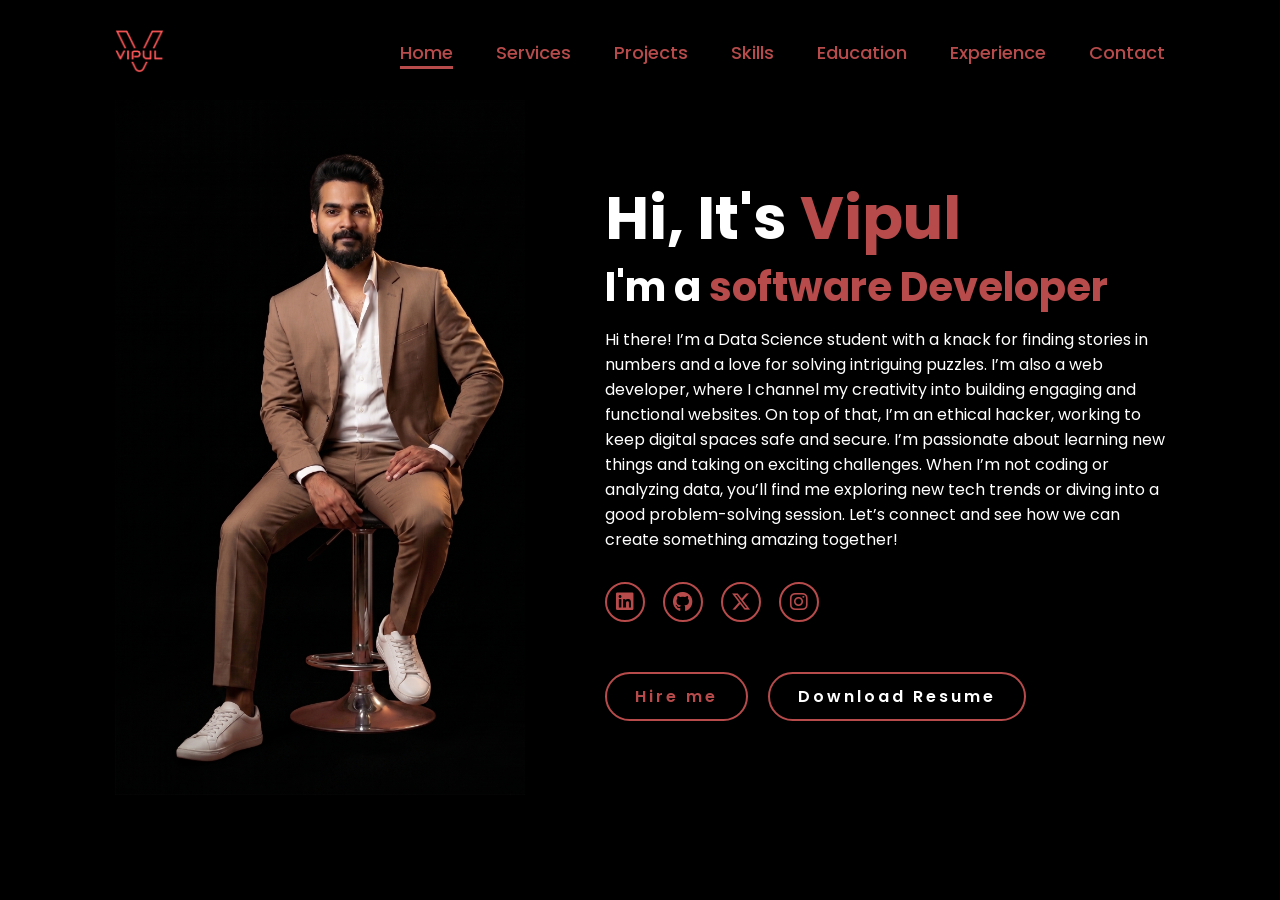
<file: docs/index.html>
<!DOCTYPE html>
<html lang="en">

<head>

    <meta charset="UTF-8">
    <meta name="viewport" content="width=device-width, initial-scale=1.0">
    <link rel="stylesheet" href="https://cdnjs.cloudflare.com/ajax/libs/font-awesome/6.5.2/css/all.min.css">
    <link rel="stylesheet" href="styles.css">
    <title>Portfolio - Vipul Raj</title>
</head>

<body>
    <header>
        <a href="index.html" class="logo-link"><img src="vlogo.png" class="logo" alt="Vipul"></a>
        <i class="fa-solid fa-bars" id="menu-icon" onclick="toggleMenu()"></i>
        <nav>
            <a href="index.html" class="active"><i class="fa-solid fa-house nav-icon"></i><span class="nav-text">Home</span></a>
            <a href="services.html"><i class="fa-solid fa-briefcase nav-icon"></i><span class="nav-text">Services</span></a>
            <a href="projects.html"><i class="fa-solid fa-folder-open nav-icon"></i><span class="nav-text">Projects</span></a>
            <a href="skills.html"><i class="fa-solid fa-laptop-code nav-icon"></i><span class="nav-text">Skills</span></a>
            <a href="education.html"><i class="fa-solid fa-graduation-cap nav-icon"></i><span class="nav-text">Education</span></a>
            <a href="experience.html"><i class="fa-solid fa-chart-line nav-icon"></i><span class="nav-text">Experience</span></a>
            <a href="contact.html"><i class="fa-solid fa-envelope nav-icon"></i><span class="nav-text">Contact</span></a>
        </nav>
    </header>
    <section class="home">
        <div class="home-img">
            <img src="mainp.png" alt="Main Image">
        </div>
        <div class="home-content">
            <h1>Hi, It's <span>Vipul</span></h1>
            <h3 class="typing-text">I'm a <span></span></h3>
            <p>Hi there! I’m a Data Science student with a knack for finding stories in numbers and a love for solving
                intriguing puzzles. I’m also a web developer, where I channel my creativity into building engaging and
                functional websites. On top of that, I’m an ethical hacker, working to keep digital spaces safe and
                secure. I’m passionate about learning new things and taking on exciting challenges. When I’m not coding
                or analyzing data, you’ll find me exploring new tech trends or diving into a good problem-solving
                session. Let’s connect and see how we can create something amazing together!</p>
            <div class="social-icons">
                <a href="https://linkedin.com/in/vipulraj0152/" target="_blank"><i
                        class="fa-brands fa-linkedin"></i></a>
                <a href="https://github.com/vipulx" target="_blank "><i class="fa-brands fa-github"></i></a>
                <a href="https://x.com/VipulRaj0152" target="_blank"><i class="fa-brands fa-x-twitter"></i></a>
                <a href="https://www.instagram.com/vipul_raj_0152/" target="_blank "><i
                        class="fa-brands fa-instagram"></i></a>
            </div>
            <div class="action-buttons">
                <a href="https://wa.me/919955594956?text=Hi%2C%20I%20saw%20your%20profile%20online%20and%20want%20to%20know%20more%20details%20or%20discuss%20a%20potential%20hiring%20opportunity"
                    class="btn">Hire me</a>
                <a href="https://github.com/vipulx/vipulx.github.io/raw/refs/heads/main/docs/Vipul_1NH22CD139.pdf" class="btn secondary-btn" download>Download Resume</a>
            </div>
        </div>
    </section>
    <script src="script.js"></script>
</body>

</html>
</file>
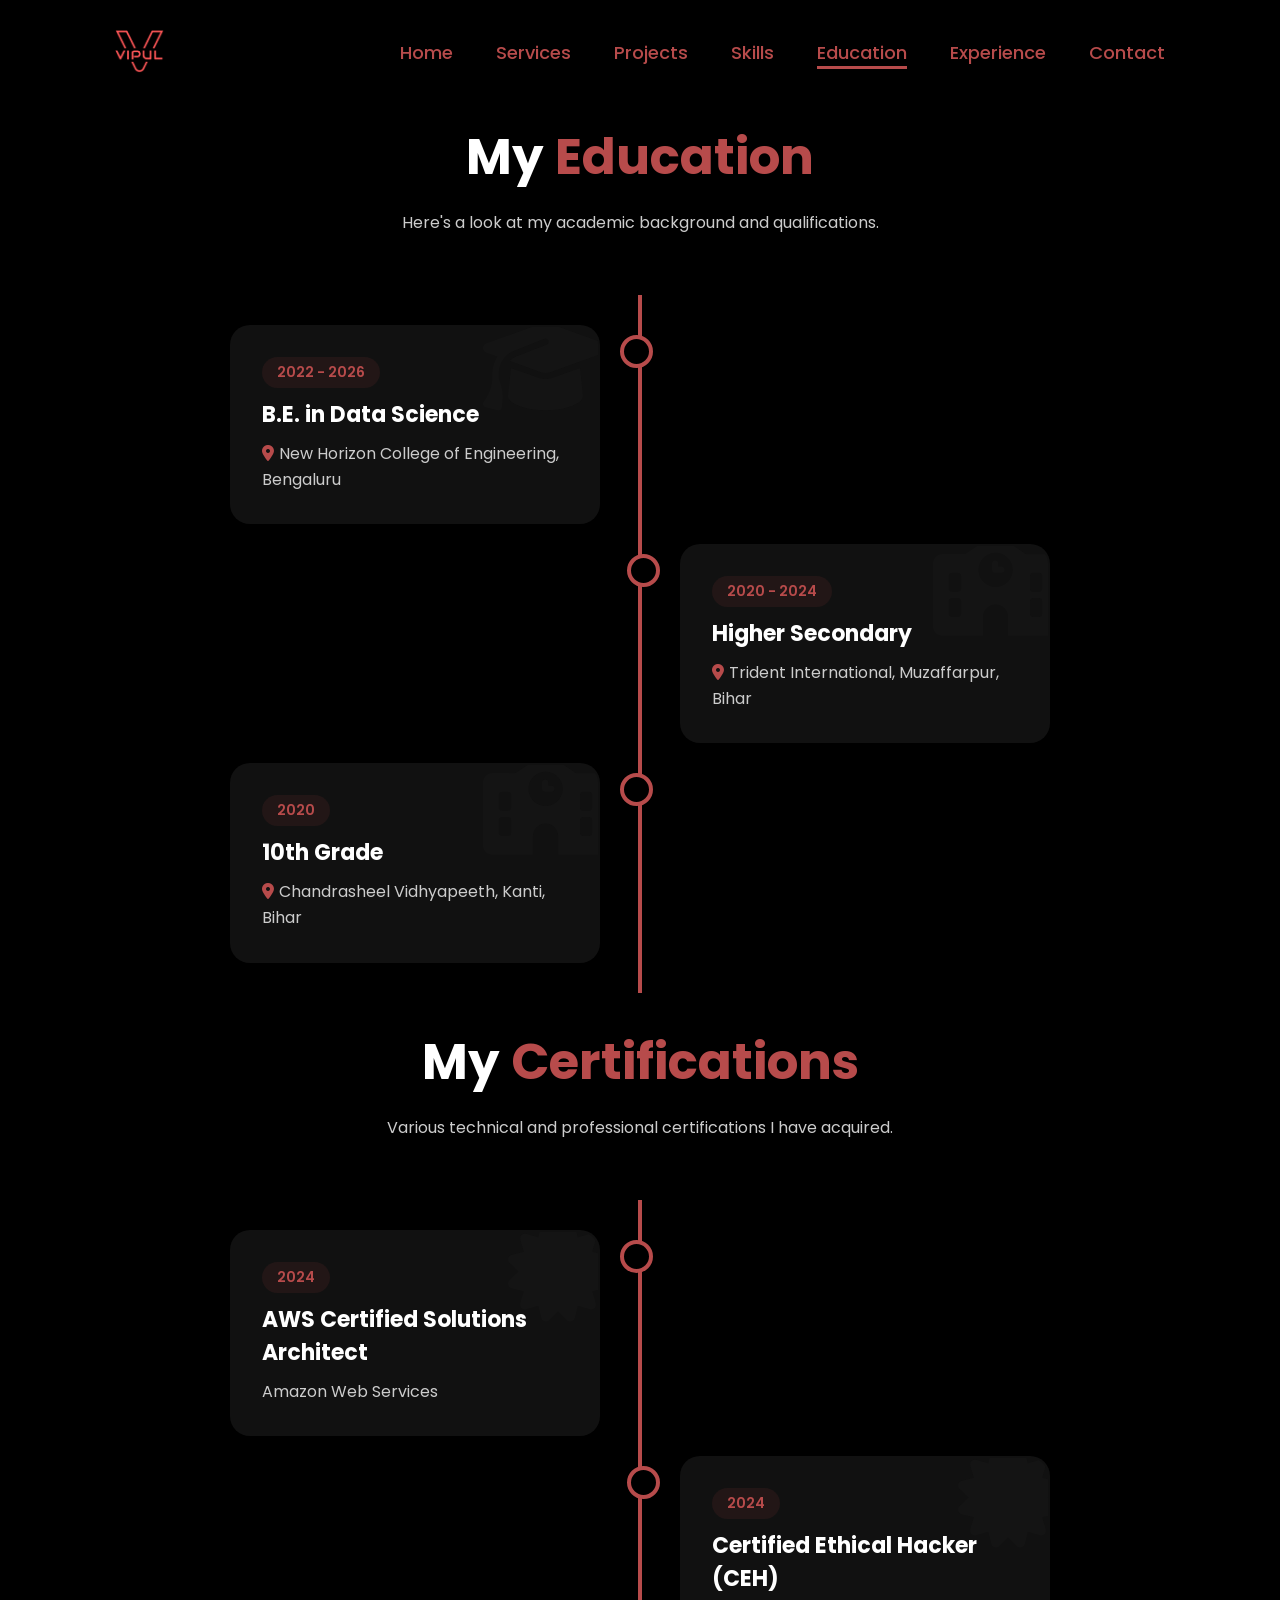
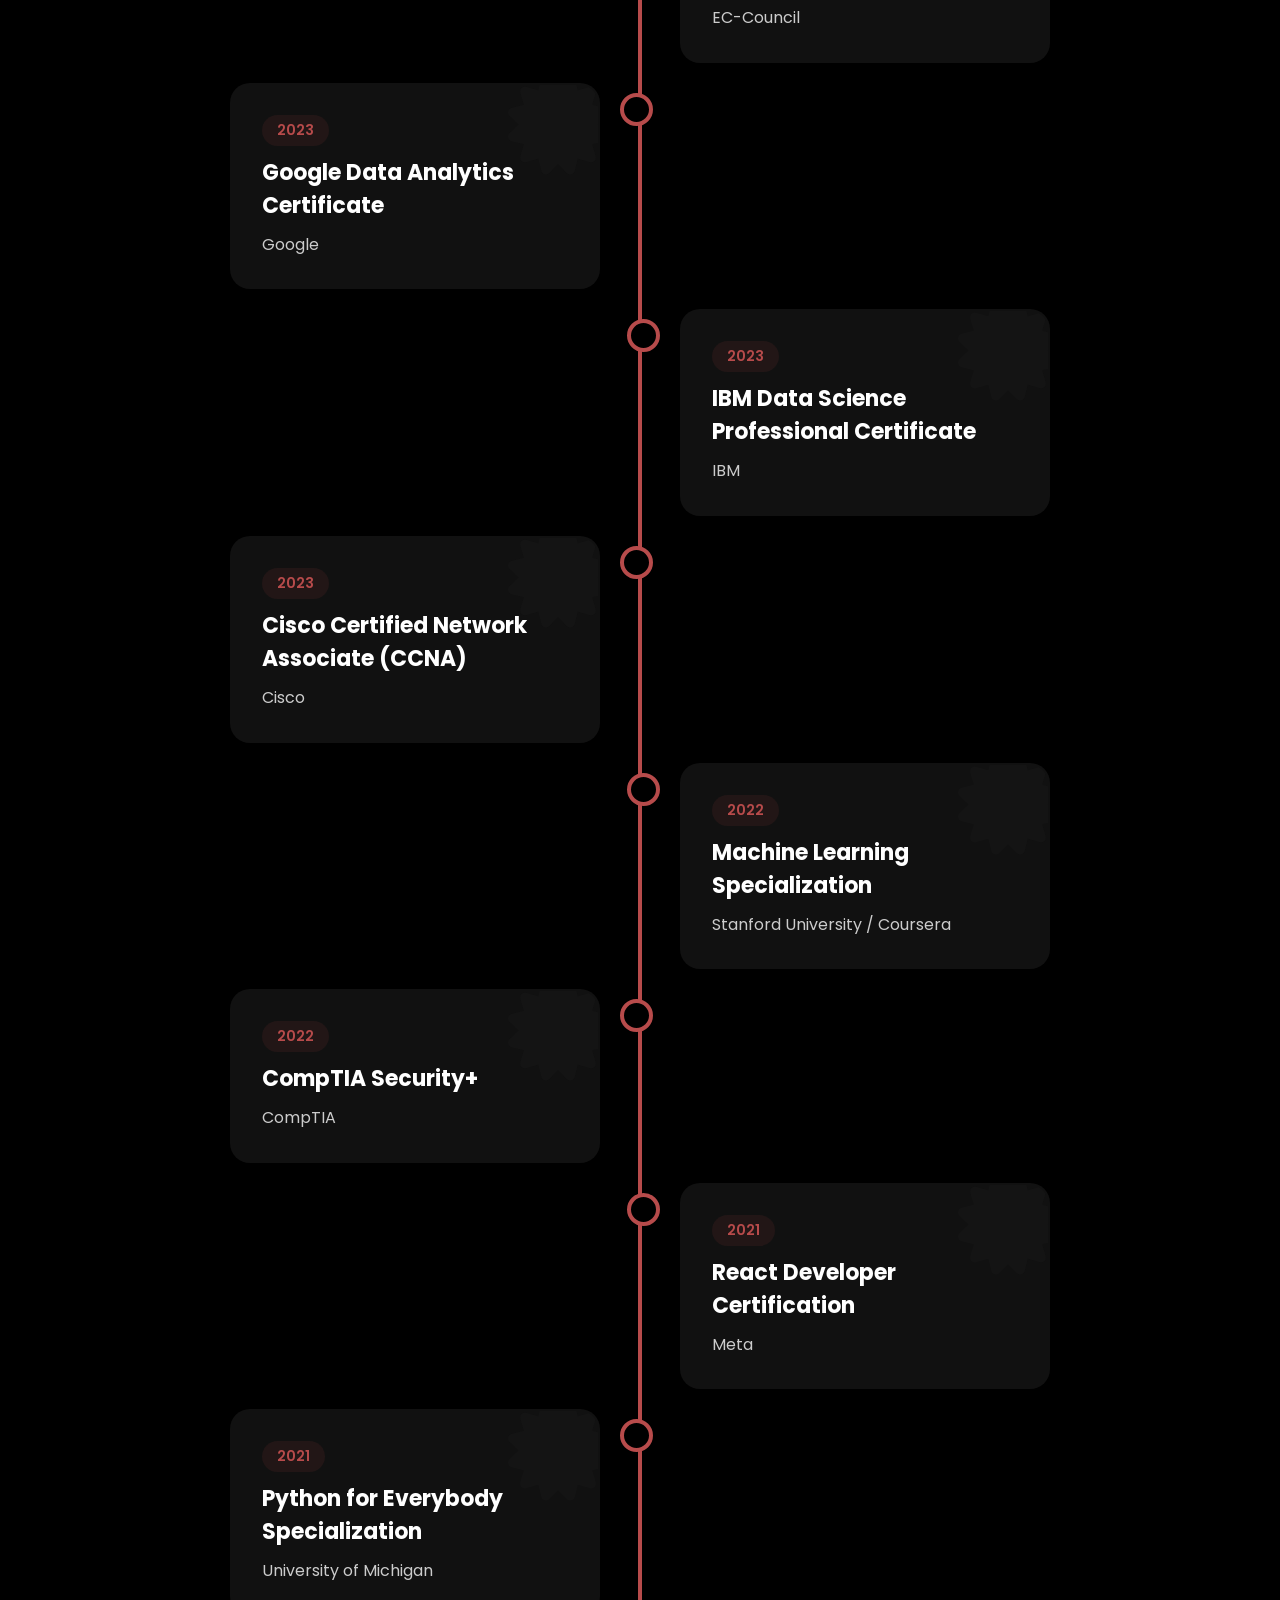
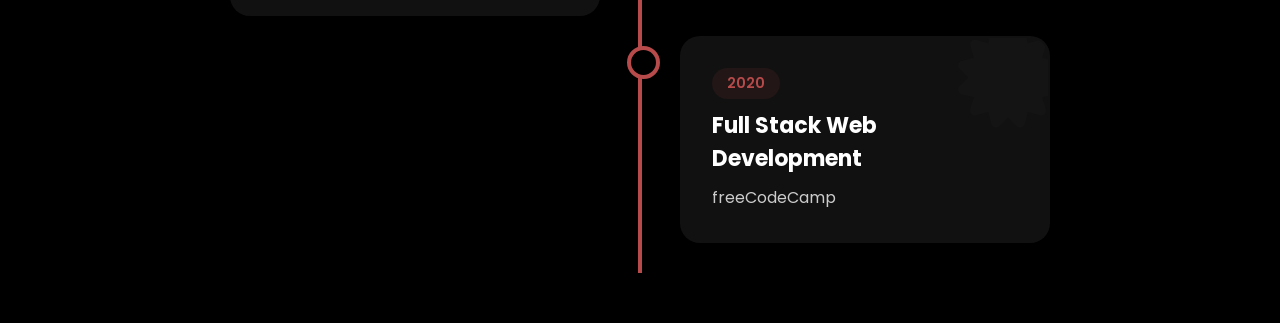
<file: docs/education.html>
<!DOCTYPE html>
<html lang="en">

<head>
    <meta charset="UTF-8">
    <meta name="viewport" content="width=device-width, initial-scale=1.0">
    <link rel="stylesheet" href="https://cdnjs.cloudflare.com/ajax/libs/font-awesome/6.5.2/css/all.min.css">
    <link rel="stylesheet" href="styles.css">
    <title>Education - Vipul Raj</title>
</head>

<body>
    <header>
        <a href="index.html" class="logo-link"><img src="vlogo.png" class="logo" alt="Vipul"></a>
        <i class="fa-solid fa-bars" id="menu-icon" onclick="toggleMenu()"></i>
        <nav>
            <a href="index.html"><i class="fa-solid fa-house nav-icon"></i><span class="nav-text">Home</span></a>
            <a href="services.html"><i class="fa-solid fa-briefcase nav-icon"></i><span class="nav-text">Services</span></a>
            <a href="projects.html"><i class="fa-solid fa-folder-open nav-icon"></i><span class="nav-text">Projects</span></a>
            <a href="skills.html"><i class="fa-solid fa-laptop-code nav-icon"></i><span class="nav-text">Skills</span></a>
            <a href="education.html" class="active"><i class="fa-solid fa-graduation-cap nav-icon"></i><span class="nav-text">Education</span></a>
            <a href="experience.html"><i class="fa-solid fa-chart-line nav-icon"></i><span class="nav-text">Experience</span></a>
            <a href="contact.html"><i class="fa-solid fa-envelope nav-icon"></i><span class="nav-text">Contact</span></a>
        </nav>
    </header>
    <section class="page-section">
        <div class="home-content">
            <h1 class="page-title">My <span>Education</span></h1>
            <p class="page-description">Here's a look at my academic background and qualifications.</p>
            <div class="timeline-container">
                <div class="timeline-item left">
                    <div class="timeline-content">
                        <i class="fa-solid fa-graduation-cap bg-icon"></i>
                        <span class="year">2022 - 2026</span>
                        <h3>B.E. in Data Science</h3>
                        <p><i class="fa-solid fa-location-dot" style="color: #b74b4b; margin-right: 5px;"></i>New Horizon College of Engineering, Bengaluru</p>
                    </div>
                </div>
                <div class="timeline-item right">
                    <div class="timeline-content">
                        <i class="fa-solid fa-school bg-icon"></i>
                        <span class="year">2020 - 2024</span>
                        <h3>Higher Secondary</h3>
                        <p><i class="fa-solid fa-location-dot" style="color: #b74b4b; margin-right: 5px;"></i>Trident International, Muzaffarpur, Bihar</p>
                    </div>
                </div>
                <div class="timeline-item left">
                    <div class="timeline-content">
                        <i class="fa-solid fa-school bg-icon"></i>
                        <span class="year">2020</span>
                        <h3>10th Grade</h3>
                        <p><i class="fa-solid fa-location-dot" style="color: #b74b4b; margin-right: 5px;"></i>Chandrasheel Vidhyapeeth, Kanti, Bihar</p>
                    </div>
                </div>
            </div>

            <br><br>
            <h1 class="page-title">My <span>Certifications</span></h1>
            <p class="page-description">Various technical and professional certifications I have acquired.</p>
            <div class="timeline-container">
                <div class="timeline-item left">
                    <div class="timeline-content">
                        <i class="fa-solid fa-certificate bg-icon"></i>
                        <span class="year">2024</span>
                        <h3>AWS Certified Solutions Architect</h3>
                        <p>Amazon Web Services</p>
                    </div>
                </div>
                <div class="timeline-item right">
                    <div class="timeline-content">
                        <i class="fa-solid fa-certificate bg-icon"></i>
                        <span class="year">2024</span>
                        <h3>Certified Ethical Hacker (CEH)</h3>
                        <p>EC-Council</p>
                    </div>
                </div>
                <div class="timeline-item left">
                    <div class="timeline-content">
                        <i class="fa-solid fa-certificate bg-icon"></i>
                        <span class="year">2023</span>
                        <h3>Google Data Analytics Certificate</h3>
                        <p>Google</p>
                    </div>
                </div>
                <div class="timeline-item right">
                    <div class="timeline-content">
                        <i class="fa-solid fa-certificate bg-icon"></i>
                        <span class="year">2023</span>
                        <h3>IBM Data Science Professional Certificate</h3>
                        <p>IBM</p>
                    </div>
                </div>
                <div class="timeline-item left">
                    <div class="timeline-content">
                        <i class="fa-solid fa-certificate bg-icon"></i>
                        <span class="year">2023</span>
                        <h3>Cisco Certified Network Associate (CCNA)</h3>
                        <p>Cisco</p>
                    </div>
                </div>
                <div class="timeline-item right">
                    <div class="timeline-content">
                        <i class="fa-solid fa-certificate bg-icon"></i>
                        <span class="year">2022</span>
                        <h3>Machine Learning Specialization</h3>
                        <p>Stanford University / Coursera</p>
                    </div>
                </div>
                 <div class="timeline-item left">
                    <div class="timeline-content">
                        <i class="fa-solid fa-certificate bg-icon"></i>
                        <span class="year">2022</span>
                        <h3>CompTIA Security+</h3>
                        <p>CompTIA</p>
                    </div>
                </div>
                <div class="timeline-item right">
                    <div class="timeline-content">
                        <i class="fa-solid fa-certificate bg-icon"></i>
                        <span class="year">2021</span>
                        <h3>React Developer Certification</h3>
                        <p>Meta</p>
                    </div>
                </div>
                <div class="timeline-item left">
                    <div class="timeline-content">
                        <i class="fa-solid fa-certificate bg-icon"></i>
                        <span class="year">2021</span>
                        <h3>Python for Everybody Specialization</h3>
                        <p>University of Michigan</p>
                    </div>
                </div>
                <div class="timeline-item right">
                    <div class="timeline-content">
                        <i class="fa-solid fa-certificate bg-icon"></i>
                        <span class="year">2020</span>
                        <h3>Full Stack Web Development</h3>
                        <p>freeCodeCamp</p>
                    </div>
                </div>
            </div>
        </div>
    </section>
    <script src="script.js"></script>
</body>

</html>
</file>
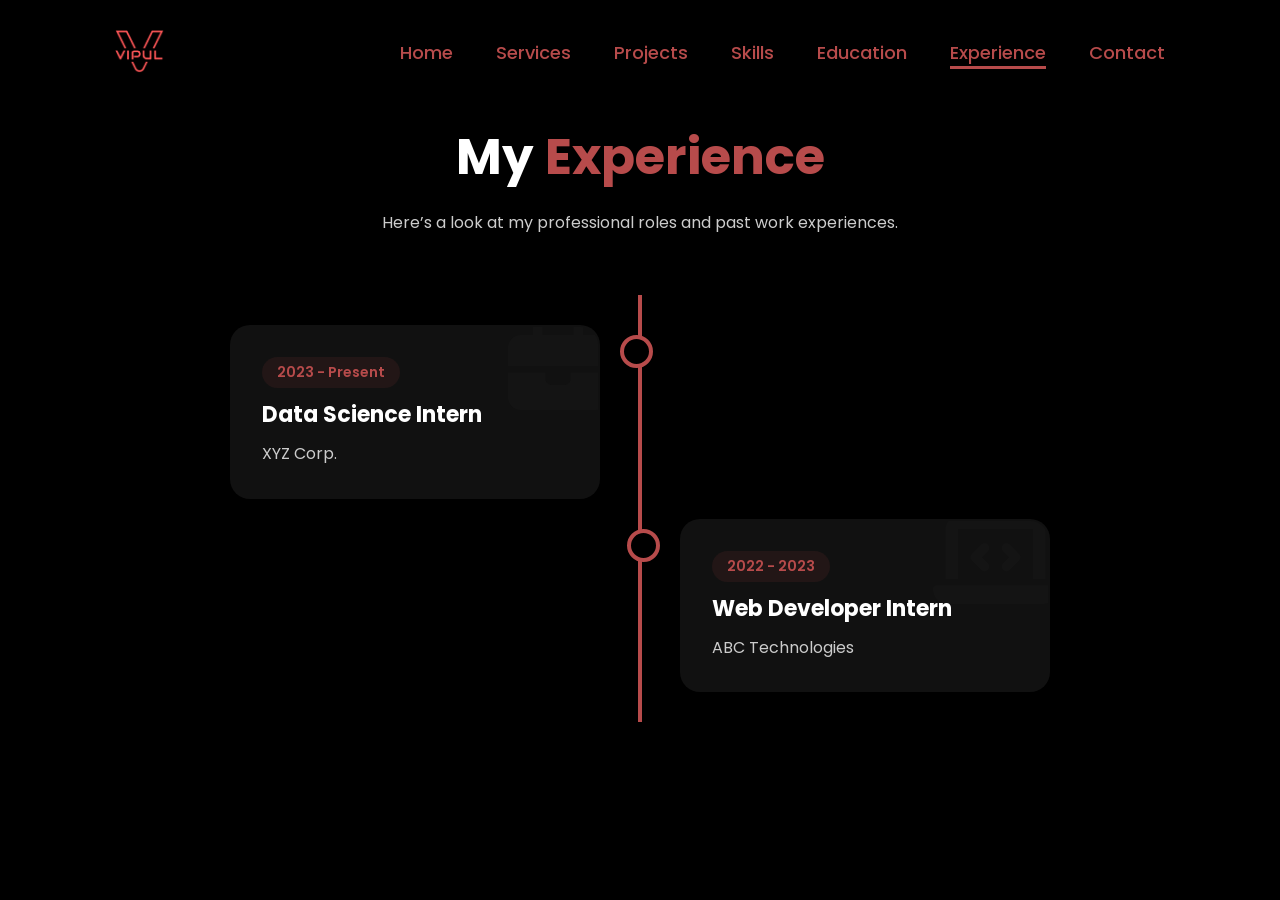
<file: docs/experience.html>
<!DOCTYPE html>
<html lang="en">

<head>
    <meta charset="UTF-8">
    <meta name="viewport" content="width=device-width, initial-scale=1.0">
    <link rel="stylesheet" href="https://cdnjs.cloudflare.com/ajax/libs/font-awesome/6.5.2/css/all.min.css">
    <link rel="stylesheet" href="styles.css">
    <title>Experience - Vipul Raj</title>
</head>

<body>
    <header>
        <a href="index.html" class="logo-link"><img src="vlogo.png" class="logo" alt="Vipul"></a>
        <i class="fa-solid fa-bars" id="menu-icon" onclick="toggleMenu()"></i>
        <nav>
            <a href="index.html"><i class="fa-solid fa-house nav-icon"></i><span class="nav-text">Home</span></a>
            <a href="services.html"><i class="fa-solid fa-briefcase nav-icon"></i><span class="nav-text">Services</span></a>
            <a href="projects.html"><i class="fa-solid fa-folder-open nav-icon"></i><span class="nav-text">Projects</span></a>
            <a href="skills.html"><i class="fa-solid fa-laptop-code nav-icon"></i><span class="nav-text">Skills</span></a>
            <a href="education.html"><i class="fa-solid fa-graduation-cap nav-icon"></i><span class="nav-text">Education</span></a>
            <a href="experience.html" class="active"><i class="fa-solid fa-chart-line nav-icon"></i><span class="nav-text">Experience</span></a>
            <a href="contact.html"><i class="fa-solid fa-envelope nav-icon"></i><span class="nav-text">Contact</span></a>
        </nav>
    </header>
    <section class="page-section">
        <div class="home-content">
            <h1 class="page-title">My <span>Experience</span></h1>
            <p class="page-description">Here’s a look at my professional roles and past work experiences.</p>
            <div class="timeline-container">
                <div class="timeline-item left">
                    <div class="timeline-content">
                        <i class="fa-solid fa-briefcase bg-icon"></i>
                        <span class="year">2023 - Present</span>
                        <h3>Data Science Intern</h3>
                        <p>XYZ Corp.</p>
                    </div>
                </div>
                <div class="timeline-item right">
                    <div class="timeline-content">
                        <i class="fa-solid fa-laptop-code bg-icon"></i>
                        <span class="year">2022 - 2023</span>
                        <h3>Web Developer Intern</h3>
                        <p>ABC Technologies</p>
                    </div>
                </div>
            </div>
        </div>
    </section>
    <script src="script.js"></script>
</body>

</html>
</file>
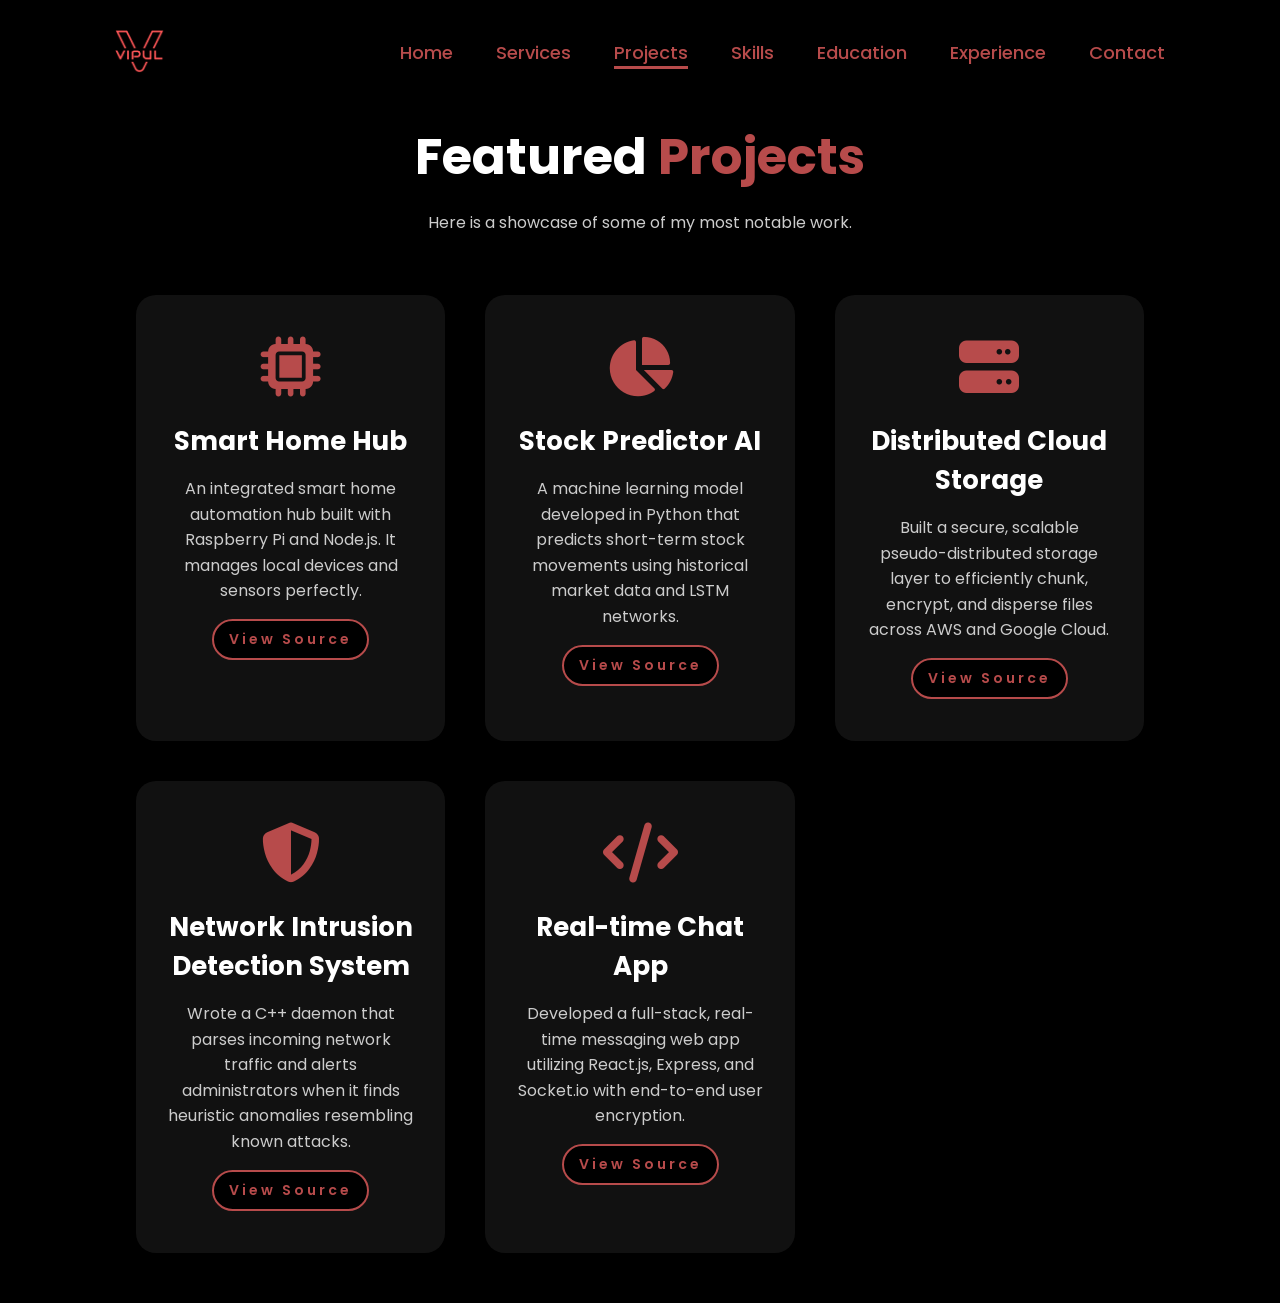
<file: docs/projects.html>
<!DOCTYPE html>
<html lang="en">

<head>
    <meta charset="UTF-8">
    <meta name="viewport" content="width=device-width, initial-scale=1.0">
    <link rel="stylesheet" href="https://cdnjs.cloudflare.com/ajax/libs/font-awesome/6.5.2/css/all.min.css">
    <link rel="stylesheet" href="styles.css">
    <title>Projects - Vipul Raj</title>
</head>

<body>
    <header>
        <a href="index.html" class="logo-link"><img src="vlogo.png" class="logo" alt="Vipul"></a>
        <i class="fa-solid fa-bars" id="menu-icon" onclick="toggleMenu()"></i>
        <nav>
            <a href="index.html"><i class="fa-solid fa-house nav-icon"></i><span class="nav-text">Home</span></a>
            <a href="services.html"><i class="fa-solid fa-briefcase nav-icon"></i><span class="nav-text">Services</span></a>
            <a href="projects.html" class="active"><i class="fa-solid fa-folder-open nav-icon"></i><span class="nav-text">Projects</span></a>
            <a href="skills.html"><i class="fa-solid fa-laptop-code nav-icon"></i><span class="nav-text">Skills</span></a>
            <a href="education.html"><i class="fa-solid fa-graduation-cap nav-icon"></i><span class="nav-text">Education</span></a>
            <a href="experience.html"><i class="fa-solid fa-chart-line nav-icon"></i><span class="nav-text">Experience</span></a>
            <a href="contact.html"><i class="fa-solid fa-envelope nav-icon"></i><span class="nav-text">Contact</span></a>
        </nav>
    </header>
    <section class="page-section">
        <div class="home-content">
            <h1 class="page-title">Featured <span>Projects</span></h1>
            <p class="page-description">Here is a showcase of some of my most notable work.</p>
            
            <div class="services-list">
                <!-- Project 1 -->
                <div class="service-item">
                    <i class="fa-solid fa-microchip"></i>
                    <h3>Smart Home Hub</h3>
                    <p>An integrated smart home automation hub built with Raspberry Pi and Node.js. It manages local devices and sensors perfectly.</p>
                    <a href="https://github.com/vipulx" target="_blank" class="btn" style="margin-top: 15px; padding: 0.8rem 1.5rem; font-size: 1.4rem;">View Source</a>
                </div>

                <!-- Project 2 -->
                <div class="service-item">
                    <i class="fa-solid fa-chart-pie"></i>
                    <h3>Stock Predictor AI</h3>
                    <p>A machine learning model developed in Python that predicts short-term stock movements using historical market data and LSTM networks.</p>
                    <a href="https://github.com/vipulx" target="_blank" class="btn" style="margin-top: 15px; padding: 0.8rem 1.5rem; font-size: 1.4rem;">View Source</a>
                </div>

                <!-- Project 3 -->
                <div class="service-item">
                    <i class="fa-solid fa-server"></i>
                    <h3>Distributed Cloud Storage</h3>
                    <p>Built a secure, scalable pseudo-distributed storage layer to efficiently chunk, encrypt, and disperse files across AWS and Google Cloud.</p>
                    <a href="https://github.com/vipulx" target="_blank" class="btn" style="margin-top: 15px; padding: 0.8rem 1.5rem; font-size: 1.4rem;">View Source</a>
                </div>

                <!-- Project 4 -->
                <div class="service-item">
                    <i class="fa-solid fa-shield-halved"></i>
                    <h3>Network Intrusion Detection System</h3>
                    <p>Wrote a C++ daemon that parses incoming network traffic and alerts administrators when it finds heuristic anomalies resembling known attacks.</p>
                    <a href="https://github.com/vipulx" target="_blank" class="btn" style="margin-top: 15px; padding: 0.8rem 1.5rem; font-size: 1.4rem;">View Source</a>
                </div>
                
                <!-- Project 5 -->
                <div class="service-item">
                    <i class="fa-solid fa-code"></i>
                    <h3>Real-time Chat App</h3>
                    <p>Developed a full-stack, real-time messaging web app utilizing React.js, Express, and Socket.io with end-to-end user encryption.</p>
                    <a href="https://github.com/vipulx" target="_blank" class="btn" style="margin-top: 15px; padding: 0.8rem 1.5rem; font-size: 1.4rem;">View Source</a>
                </div>
            </div>
        </div>
    </section>
    <script src="script.js"></script>
</body>

</html>
</file>
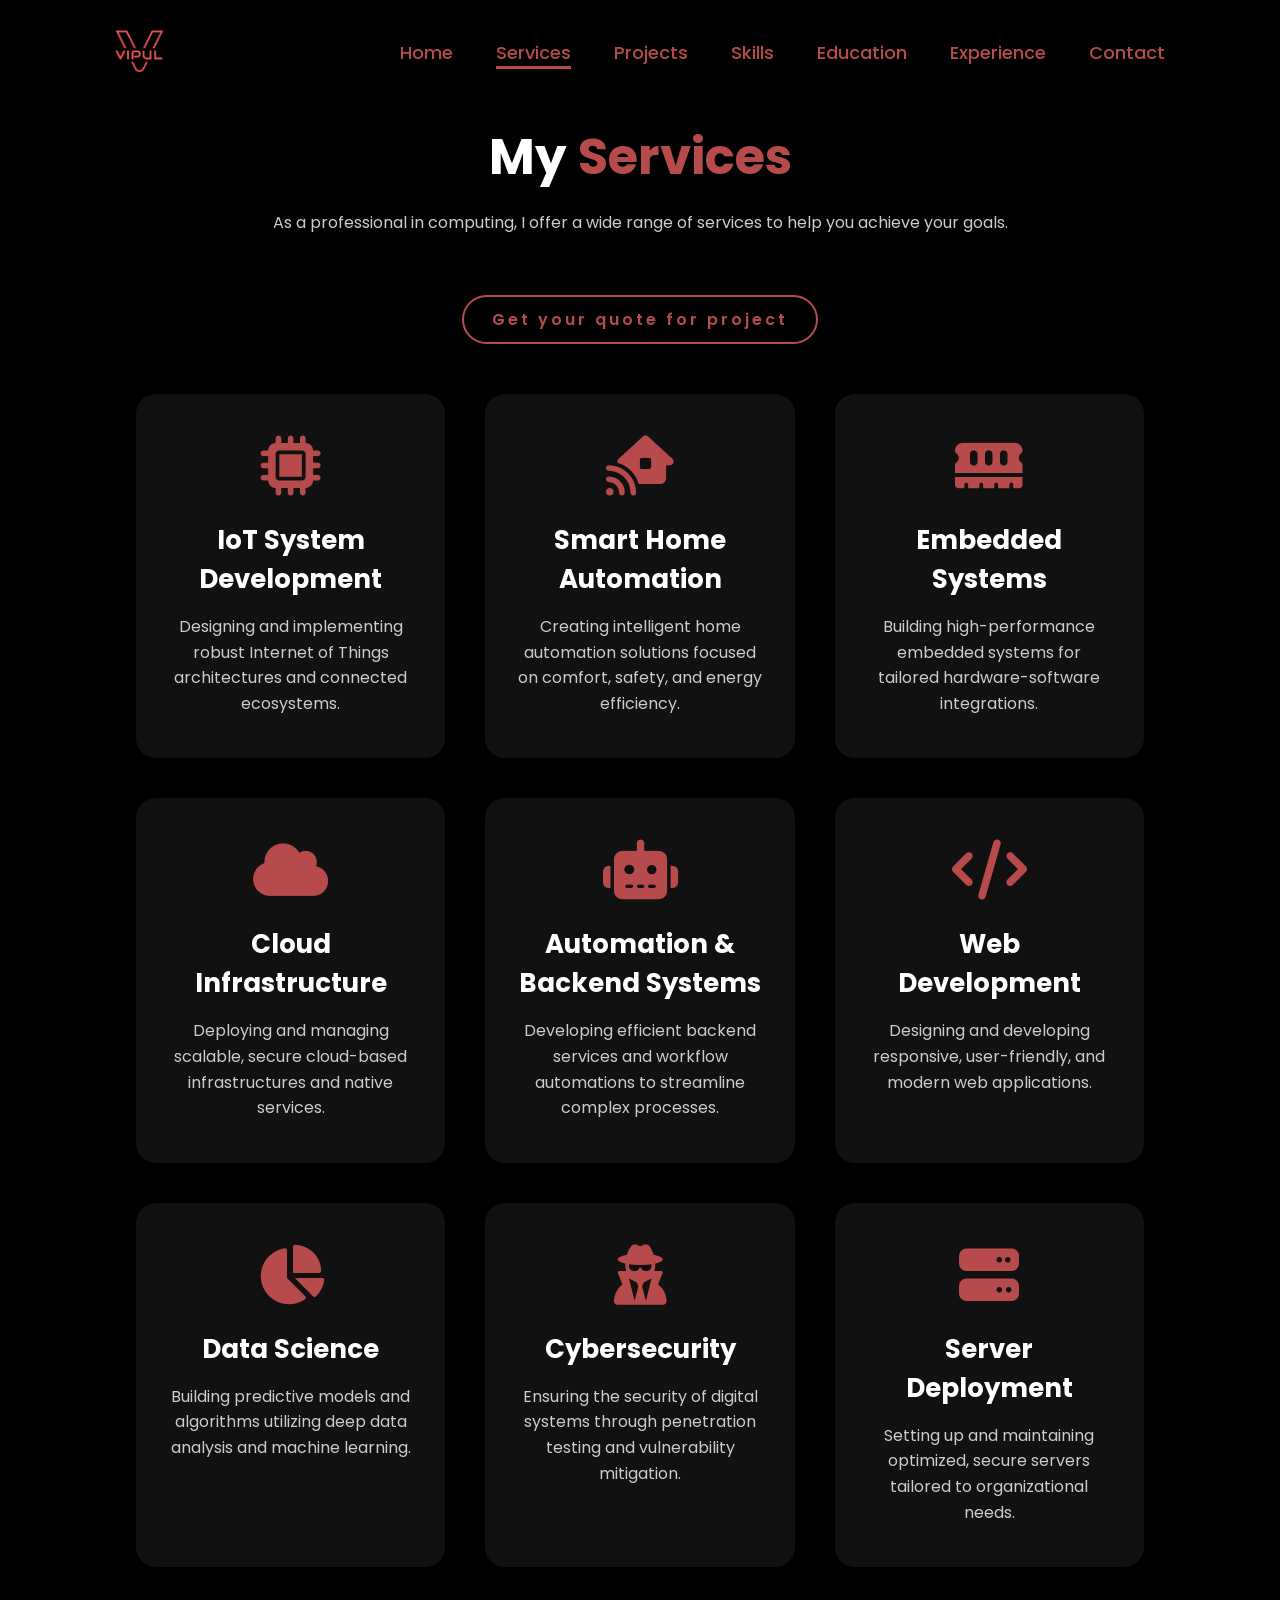
<file: docs/services.html>
<!DOCTYPE html>
<html lang="en">

<head>
    <meta charset="UTF-8">
    <meta name="viewport" content="width=device-width, initial-scale=1.0">
    <link rel="stylesheet" href="https://cdnjs.cloudflare.com/ajax/libs/font-awesome/6.5.2/css/all.min.css">
    <link rel="stylesheet" href="styles.css">
    <title>Services - Vipul Raj</title>
</head>

<body>
    <header>
        <a href="index.html" class="logo-link"><img src="vlogo.png" class="logo" alt="Vipul"></a>
        <i class="fa-solid fa-bars" id="menu-icon" onclick="toggleMenu()"></i>
        <nav>
            <a href="index.html"><i class="fa-solid fa-house nav-icon"></i><span class="nav-text">Home</span></a>
            <a href="services.html" class="active"><i class="fa-solid fa-briefcase nav-icon"></i><span class="nav-text">Services</span></a>
            <a href="projects.html"><i class="fa-solid fa-folder-open nav-icon"></i><span class="nav-text">Projects</span></a>
            <a href="skills.html"><i class="fa-solid fa-laptop-code nav-icon"></i><span class="nav-text">Skills</span></a>
            <a href="education.html"><i class="fa-solid fa-graduation-cap nav-icon"></i><span class="nav-text">Education</span></a>
            <a href="experience.html"><i class="fa-solid fa-chart-line nav-icon"></i><span class="nav-text">Experience</span></a>
            <a href="contact.html"><i class="fa-solid fa-envelope nav-icon"></i><span class="nav-text">Contact</span></a>
        </nav>
    </header>
    <section class="page-section">
        <div class="home-content">
            <h1 class="page-title">My <span>Services</span></h1>
            <p class="page-description">As a professional in computing, I offer a wide range of services to help you achieve your goals.</p>
            
            <div style="text-align: center; margin-bottom: 5rem;">
                <button onclick="openPopup()" class="btn">Get your quote for project</button>
            </div>

            <div class="services-list">
                <div class="service-item">
                    <i class="fa-solid fa-microchip"></i>
                    <h3>IoT System Development</h3>
                    <p>Designing and implementing robust Internet of Things architectures and connected ecosystems.</p>
                </div>
                <div class="service-item">
                    <i class="fa-solid fa-house-signal"></i>
                    <h3>Smart Home Automation</h3>
                    <p>Creating intelligent home automation solutions focused on comfort, safety, and energy efficiency.</p>
                </div>
                <div class="service-item">
                    <i class="fa-solid fa-memory"></i>
                    <h3>Embedded Systems</h3>
                    <p>Building high-performance embedded systems for tailored hardware-software integrations.</p>
                </div>
                <div class="service-item">
                    <i class="fa-solid fa-cloud"></i>
                    <h3>Cloud Infrastructure</h3>
                    <p>Deploying and managing scalable, secure cloud-based infrastructures and native services.</p>
                </div>
                <div class="service-item">
                    <i class="fa-solid fa-robot"></i>
                    <h3>Automation & Backend Systems</h3>
                    <p>Developing efficient backend services and workflow automations to streamline complex processes.</p>
                </div>
                <div class="service-item">
                    <i class="fa-solid fa-code"></i>
                    <h3>Web Development</h3>
                    <p>Designing and developing responsive, user-friendly, and modern web applications.</p>
                </div>
                <div class="service-item">
                    <i class="fa-solid fa-chart-pie"></i>
                    <h3>Data Science</h3>
                    <p>Building predictive models and algorithms utilizing deep data analysis and machine learning.</p>
                </div>
                <div class="service-item">
                    <i class="fa-solid fa-user-secret"></i>
                    <h3>Cybersecurity</h3>
                    <p>Ensuring the security of digital systems through penetration testing and vulnerability mitigation.</p>
                </div>
                <div class="service-item">
                    <i class="fa-solid fa-server"></i>
                    <h3>Server Deployment</h3>
                    <p>Setting up and maintaining optimized, secure servers tailored to organizational needs.</p>
                </div>
            </div>
        </div>
    </section>
    <script src="script.js"></script>
</body>

</html>
</file>
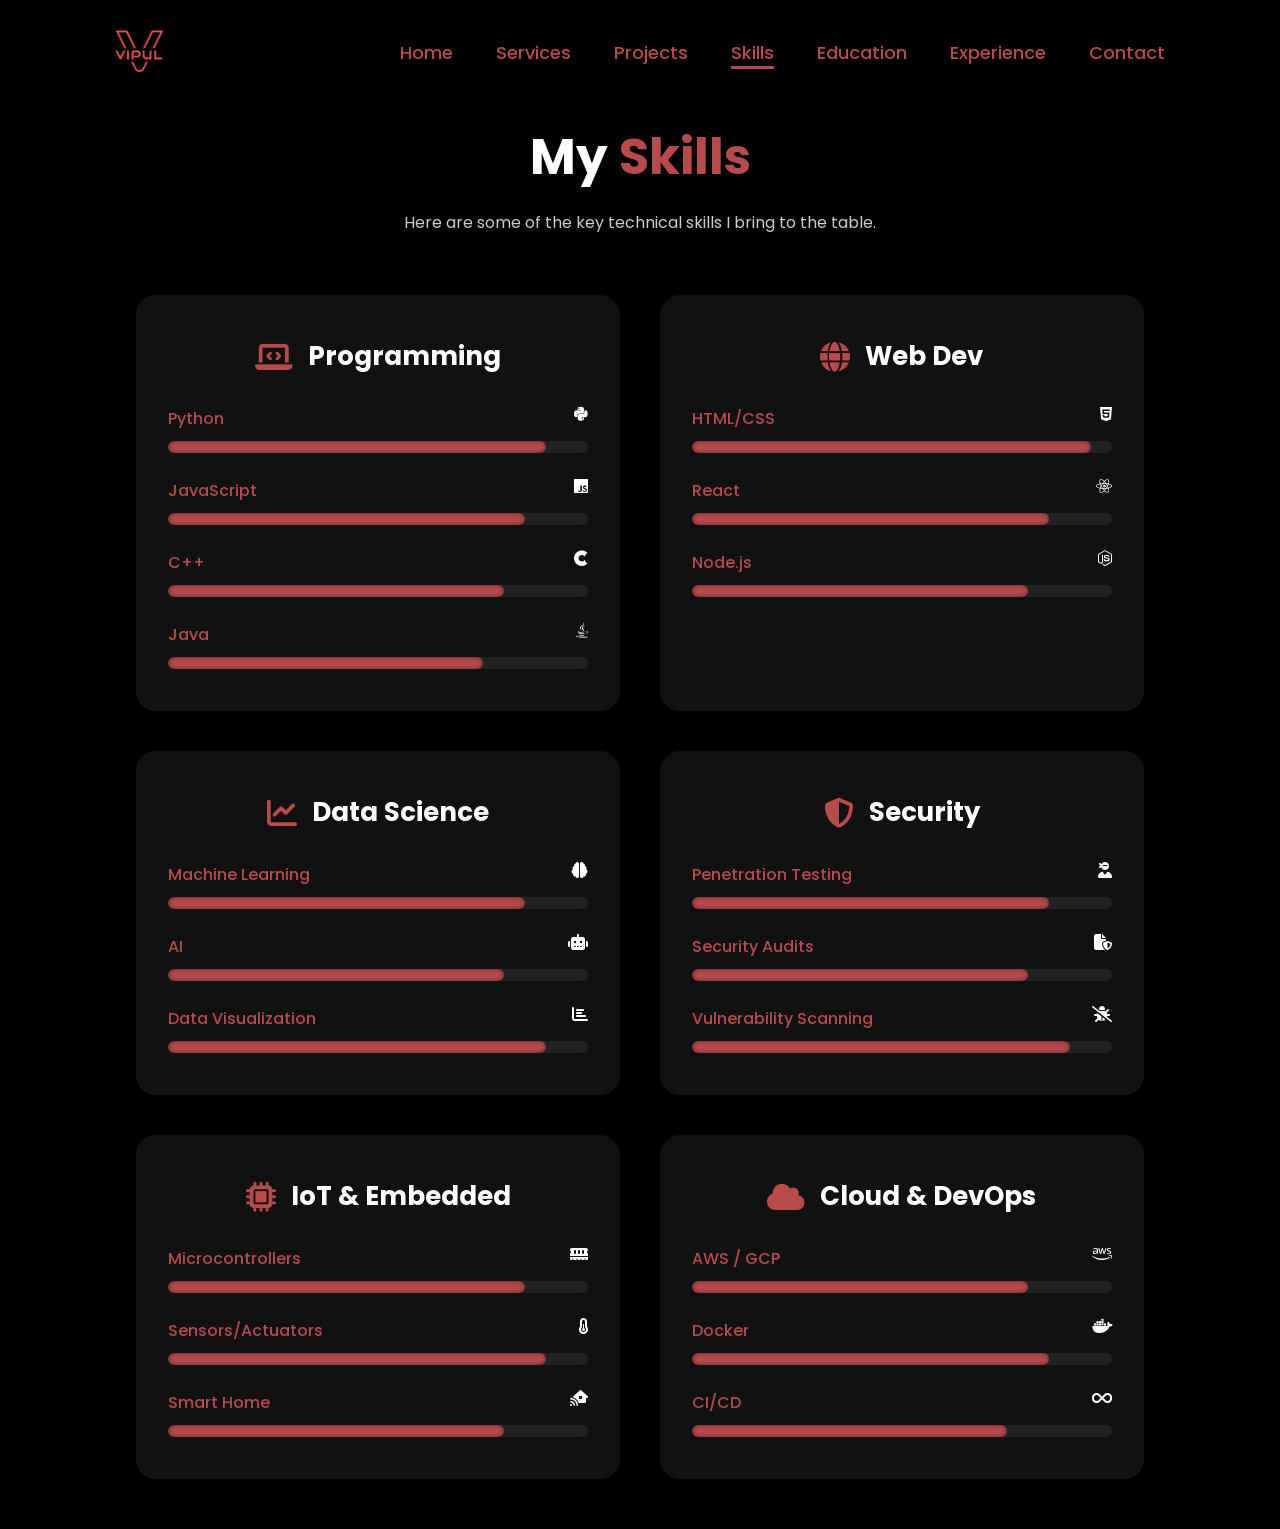
<file: docs/skills.html>
<!DOCTYPE html>
<html lang="en">

<head>
    <meta charset="UTF-8">
    <meta name="viewport" content="width=device-width, initial-scale=1.0">
    <link rel="stylesheet" href="https://cdnjs.cloudflare.com/ajax/libs/font-awesome/6.5.2/css/all.min.css">
    <link rel="stylesheet" href="styles.css">
    <title>Skills - Vipul Raj</title>
</head>

<body>
    <header>
        <a href="index.html" class="logo-link"><img src="vlogo.png" class="logo" alt="Vipul"></a>
        <i class="fa-solid fa-bars" id="menu-icon" onclick="toggleMenu()"></i>
        <nav>
            <a href="index.html"><i class="fa-solid fa-house nav-icon"></i><span class="nav-text">Home</span></a>
            <a href="services.html"><i class="fa-solid fa-briefcase nav-icon"></i><span class="nav-text">Services</span></a>
            <a href="projects.html"><i class="fa-solid fa-folder-open nav-icon"></i><span class="nav-text">Projects</span></a>
            <a href="skills.html" class="active"><i class="fa-solid fa-laptop-code nav-icon"></i><span class="nav-text">Skills</span></a>
            <a href="education.html"><i class="fa-solid fa-graduation-cap nav-icon"></i><span class="nav-text">Education</span></a>
            <a href="experience.html"><i class="fa-solid fa-chart-line nav-icon"></i><span class="nav-text">Experience</span></a>
            <a href="contact.html"><i class="fa-solid fa-envelope nav-icon"></i><span class="nav-text">Contact</span></a>
        </nav>
    </header>
    <section class="page-section">
        <div class="home-content">
            <h1 class="page-title">My <span>Skills</span></h1>
            <p class="page-description">Here are some of the key technical skills I bring to the table.</p>
            <div class="skills-container">
                <div class="skill-category">
                    <h3><i class="fa-solid fa-laptop-code"></i> Programming</h3>
                    <div class="skill-box">
                        <div class="skill-name"><span>Python</span> <i class="fa-brands fa-python"></i></div>
                        <div class="skill-bar"><div class="skill-progress" style="width: 90%;"></div></div>
                    </div>
                    <div class="skill-box">
                        <div class="skill-name"><span>JavaScript</span> <i class="fa-brands fa-js"></i></div>
                        <div class="skill-bar"><div class="skill-progress" style="width: 85%;"></div></div>
                    </div>
                    <div class="skill-box">
                        <div class="skill-name"><span>C++</span> <i class="fa-brands fa-cuttlefish"></i></div>
                        <div class="skill-bar"><div class="skill-progress" style="width: 80%;"></div></div>
                    </div>
                    <div class="skill-box">
                        <div class="skill-name"><span>Java</span> <i class="fa-brands fa-java"></i></div>
                        <div class="skill-bar"><div class="skill-progress" style="width: 75%;"></div></div>
                    </div>
                </div>
                
                <div class="skill-category">
                    <h3><i class="fa-solid fa-globe"></i> Web Dev</h3>
                    <div class="skill-box">
                        <div class="skill-name"><span>HTML/CSS</span> <i class="fa-brands fa-html5"></i></div>
                        <div class="skill-bar"><div class="skill-progress" style="width: 95%;"></div></div>
                    </div>
                    <div class="skill-box">
                        <div class="skill-name"><span>React</span> <i class="fa-brands fa-react"></i></div>
                        <div class="skill-bar"><div class="skill-progress" style="width: 85%;"></div></div>
                    </div>
                    <div class="skill-box">
                        <div class="skill-name"><span>Node.js</span> <i class="fa-brands fa-node-js"></i></div>
                        <div class="skill-bar"><div class="skill-progress" style="width: 80%;"></div></div>
                    </div>
                </div>

                <div class="skill-category">
                    <h3><i class="fa-solid fa-chart-line"></i> Data Science</h3>
                    <div class="skill-box">
                        <div class="skill-name"><span>Machine Learning</span> <i class="fa-solid fa-brain"></i></div>
                        <div class="skill-bar"><div class="skill-progress" style="width: 85%;"></div></div>
                    </div>
                    <div class="skill-box">
                        <div class="skill-name"><span>AI</span> <i class="fa-solid fa-robot"></i></div>
                        <div class="skill-bar"><div class="skill-progress" style="width: 80%;"></div></div>
                    </div>
                    <div class="skill-box">
                        <div class="skill-name"><span>Data Visualization</span> <i class="fa-solid fa-chart-bar"></i></div>
                        <div class="skill-bar"><div class="skill-progress" style="width: 90%;"></div></div>
                    </div>
                </div>

                <div class="skill-category">
                    <h3><i class="fa-solid fa-shield-halved"></i> Security</h3>
                    <div class="skill-box">
                        <div class="skill-name"><span>Penetration Testing</span> <i class="fa-solid fa-user-ninja"></i></div>
                        <div class="skill-bar"><div class="skill-progress" style="width: 85%;"></div></div>
                    </div>
                    <div class="skill-box">
                        <div class="skill-name"><span>Security Audits</span> <i class="fa-solid fa-file-shield"></i></div>
                        <div class="skill-bar"><div class="skill-progress" style="width: 80%;"></div></div>
                    </div>
                    <div class="skill-box">
                        <div class="skill-name"><span>Vulnerability Scanning</span> <i class="fa-solid fa-bug-slash"></i></div>
                        <div class="skill-bar"><div class="skill-progress" style="width: 90%;"></div></div>
                    </div>
                </div>
                <div class="skill-category">
                    <h3><i class="fa-solid fa-microchip"></i> IoT & Embedded</h3>
                    <div class="skill-box">
                        <div class="skill-name"><span>Microcontrollers</span> <i class="fa-solid fa-memory"></i></div>
                        <div class="skill-bar"><div class="skill-progress" style="width: 85%;"></div></div>
                    </div>
                    <div class="skill-box">
                        <div class="skill-name"><span>Sensors/Actuators</span> <i class="fa-solid fa-temperature-half"></i></div>
                        <div class="skill-bar"><div class="skill-progress" style="width: 90%;"></div></div>
                    </div>
                    <div class="skill-box">
                        <div class="skill-name"><span>Smart Home</span> <i class="fa-solid fa-house-signal"></i></div>
                        <div class="skill-bar"><div class="skill-progress" style="width: 80%;"></div></div>
                    </div>
                </div>

                <div class="skill-category">
                    <h3><i class="fa-solid fa-cloud"></i> Cloud & DevOps</h3>
                    <div class="skill-box">
                        <div class="skill-name"><span>AWS / GCP</span> <i class="fa-brands fa-aws"></i></div>
                        <div class="skill-bar"><div class="skill-progress" style="width: 80%;"></div></div>
                    </div>
                    <div class="skill-box">
                        <div class="skill-name"><span>Docker</span> <i class="fa-brands fa-docker"></i></div>
                        <div class="skill-bar"><div class="skill-progress" style="width: 85%;"></div></div>
                    </div>
                    <div class="skill-box">
                        <div class="skill-name"><span>CI/CD</span> <i class="fa-solid fa-infinity"></i></div>
                        <div class="skill-bar"><div class="skill-progress" style="width: 75%;"></div></div>
                    </div>
                </div>
            </div>
        </div>
    </section>
    <script src="script.js"></script>
</body>

</html>
</file>
<file: docs/styles.css>
@import url('https://fonts.googleapis.com/css2?family=Poppins:wght@100;200;300;400;500;600&display=swap');

*{
    margin: 0;
    padding: 0;
    box-sizing: border-box;
    text-decoration: none;
    border: none;
    outline: none;
    font-family: 'Poppins', sans-serif;
}

html{
    font-size: 62.5%;
}

body{
    width: 100%;
    height: 100vh;
    overflow-x: hidden;
    background-color: black;
    color: white;
}

header{
    margin-top: 20px;
    position: fixed;
    top: 0;
    left: 0;
    width: 100%;
    padding: 1rem 9%;
    background-color: transparent;
    filter: drop-shadow(10px);
    display: flex;
    justify-content: space-between;
    align-items: center;
    z-index: 100;
}

.logo{
    font-size: 3rem;
    color: #b74b4b;
    font-weight: 800;
    cursor: pointer;
    transition: 0.5s ease;
}


/* style.css */
.logo {
    width: 50px; /* Adjust the size as needed */
    height: auto; /* Maintain aspect ratio */
}

.logo:hover{
    transform: scale(1.1);
}

nav a{
    font-size: 1.8rem;
    color: white;
    margin-left: 4rem;
    font-weight: 500;
    transition: 0.3s ease;
    border-bottom: 3px solid transparent;
    display: inline-flex;
    align-items: center;
    gap: 0.8rem;
}

nav a .nav-icon {
    display: none; /* Hidden on desktop */
}

nav a:hover,
nav a.active{
    color: #b74b4b;
    border-bottom: 3px solid #b74b4b;
}

@media(max-width:995px){
    nav{
        position: absolute;
        display: none;
        top: 0;
        right: 0;
        width: 40%;
        border-left: 3px solid #b74b4b;
        border-bottom: 3px solid #b74b4b;
        border-bottom-left-radius: 2rem;
        padding: 1rem solid;
        background-color: #161616;
        border-top: 0.1rem solid rgba(0,0,0,0.1);
        text-align: center;
    }

    nav.active{
        display: block;
    }

    nav a{
        display: block;
        font-size: 3rem; /* Larger for icon */
        margin: 2rem auto;
        width: max-content;
    }

    nav a .nav-text {
        display: none; /* Hide text on mobile */
    }

    nav a .nav-icon {
        display: block; /* Show icon on mobile */
    }

    nav a:hover,
    nav a.active{
        padding: 1rem;
        border-radius: 50%;
        border-bottom: none;
        color: black;
        background-color: #b74b4b;
        box-shadow: 0 0 15px #b74b4b;
    }
}

section{
    min-height: 100vh;
    padding: 5rem 9% 5rem;
}

.home{
    display: flex;
    justify-content: center;
    align-items: center;
    gap: 8rem;
    background-color: black;
}

.home .home-content h1{
    font-size: 6rem;
    font-weight: 700;
    line-height: 1.3;
}

span{
    color: #b74b4b;
}

.home-content h3{
    font-size: 4rem;
    margin-bottom: 1rem;
    font-weight: 700;
}

.home-content p{
    font-size: 1.6rem;
}


.home-img{
    border-radius: 50%;
}

.home-img img{
    position: relative;
    width: 32vw;
    box-shadow: 0 0 25px solid #b74b4b;
    cursor: pointer;
    transition: 0.2s linear;
}

.home-img img:hover{
    font-size: 1.8rem;
    font-weight: 500;
}

.social-icons a{
    display: inline-flex;
    justify-content: center;
    align-items: center;
    width: 4rem;
    height: 4rem;
    background-color: transparent;
    border: 0.2rem solid #b74b4b;
    font-size: 2rem;
    border-radius: 50%;
    margin: 3rem 1.5rem 3rem 0;
    transition: 0.3s ease;
    color: #b74b4b;
}

.social-icons a:hover{
    color: black;
    transform: scale(1.3) translateY(-5px);
    background-color: #b74b4b;
    box-shadow: 0  0 25px #b74b4b;
}

.btn{
    display: inline-block;
    padding: 1rem 2.8rem;
    background-color: black;
    border-radius: 4rem;
    font-size: 1.6rem;
    color: #b74b4b;
    letter-spacing: 0.3rem;
    font-weight: 600;
    border: 2px solid #b74b4b;
    transition: 0.3s ease;
    cursor: pointer;
}

.btn:hover{
    transform: scale3d(1.03);
    background-color: #b74b4b;
    color: black;
    box-shadow: 0 0 25px #b74b4b;
}

.typing-text{
    font-size: 34px;
    font-weight: 600;
    min-width: 280px;
}

.typing-text span{
    position: relative;
}

.typing-text span::before{
    content: "software Developer";
    color: #b74b4b;
    animation: words 20s infinite;
}

.typing-text span::after{
    content: "";
    background-color: black;
    position: absolute;
    width: calc(100% + 8px);
    height: 100%;
    border-left: 3px solid black;
    right: -8;
    animation: cursor 0.6s infinite;
}

@keyframes cursor{
    to{
        border-left: 3px solid #b74b4b;
    }
}

@keyframes words{
    0%, 20%{
        content: "Ethical Hacker";
    }
    21%, 40%{
        content: "Developer";
    }
    41%, 60%{
        content: "Web Designer";
    }
    61%, 80%{
        content: "Data Scientist";
    }
    81%, 100%{
        content: "Script Writer";
    }
}

@media (max-width: 1000px){
    .home{
        gap: 4rem;
    }
}

@media(max-width:995px){
    .home{
        flex-direction: column;
        margin: 5rem 4rem;
    }

    .home .home-content h3{
        font-size: 2.5rem;
    }

    .home-content h1{
        font-size: 5rem;
    }

    .home-img img{
        width: 70vw;
        margin-top: 4rem;
    }
}

/* --- Redesigned Pages Styles --- */

.page-section {
    min-height: 100vh;
    padding: 12rem 9% 5rem;
    background-color: black;
    display: flex;
    flex-direction: column;
    align-items: center;
}

.page-section .home-content {
    width: 100%;
}

/* Page Headers */
.page-title {
    font-size: 5rem;
    margin-bottom: 1.5rem;
    text-align: center;
    color: white;
    font-weight: 700;
}
.page-description {
    font-size: 1.8rem;
    text-align: center;
    margin-bottom: 6rem;
    color: #ccc;
}

/* Services Page - Cards Grid */
.services-list {
    display: grid;
    grid-template-columns: repeat(auto-fit, minmax(300px, 1fr));
    gap: 4rem;
    padding: 0 2%;
}

.service-item {
    background-color: #111;
    padding: 4rem 3rem;
    border-radius: 2rem;
    text-align: center;
    border: 0.2rem solid transparent;
    transition: 0.4s ease;
    box-shadow: 0 0 10px rgba(0,0,0,0.5);
}

.service-item:hover {
    border-color: #b74b4b;
    transform: translateY(-10px);
    box-shadow: 0 0 25px #b74b4b;
    background-color: #1a1a1a;
}

.service-item i {
    font-size: 6rem;
    color: #b74b4b;
    margin-bottom: 2.5rem;
    transition: 0.4s ease;
}

.service-item:hover i {
    transform: scale(1.1);
}

.service-item h3 {
    font-size: 2.6rem;
    margin-bottom: 1.5rem;
    color: white;
}

.service-item p {
    font-size: 1.6rem;
    color: #ccc;
    line-height: 1.6;
}

/* Skills Page - Progress Bars */
.skills-container {
    display: grid;
    grid-template-columns: repeat(auto-fit, minmax(350px, 1fr));
    gap: 4rem;
    padding: 0 2%;
}

.skill-category {
    background-color: #111;
    padding: 4rem 3rem;
    border-radius: 2rem;
    border: 0.2rem solid transparent;
    transition: 0.4s ease;
    box-shadow: 0 0 10px rgba(0,0,0,0.5);
}

.skill-category:hover {
    border-color: #b74b4b;
    background-color: #1a1a1a;
}

.skill-category h3 {
    font-size: 2.6rem;
    margin-bottom: 3rem;
    color: white;
    text-align: center;
    display: flex;
    align-items: center;
    justify-content: center;
    gap: 1.5rem;
}

.skill-category h3 i {
    color: #b74b4b;
    font-size: 3rem;
}

.skill-box {
    margin-bottom: 2.5rem;
}

.skill-box:last-child {
    margin-bottom: 0;
}

.skill-box .skill-name {
    font-size: 1.6rem;
    font-weight: 500;
    margin-bottom: 1rem;
    display: flex;
    justify-content: space-between;
    color: #fff;
}

.skill-bar {
    width: 100%;
    height: 1.2rem;
    background-color: #222;
    border-radius: 1rem;
    overflow: hidden;
}

.skill-progress {
    height: 100%;
    background-color: #b74b4b;
    border-radius: 1rem;
    position: relative;
    box-shadow: inset 0 0 5px rgba(0,0,0,0.5);
}

/* Timeline (Education & Experience) */
.timeline-container {
    position: relative;
    max-width: 900px;
    margin: 0 auto;
    padding: 2rem 0;
}

.timeline-container::after {
    content: '';
    position: absolute;
    width: 4px;
    background-color: #b74b4b;
    top: 0;
    bottom: 0;
    left: 50%;
    margin-left: -2px;
}

.timeline-item {
    padding: 1rem 4rem;
    position: relative;
    width: 50%;
}

.timeline-item.left {
    left: 0;
}

.timeline-item.right {
    left: 50%;
}

.timeline-item::after {
    content: '';
    position: absolute;
    width: 25px;
    height: 25px;
    right: -13px;
    background-color: black;
    border: 4px solid #b74b4b;
    top: 20px;
    border-radius: 50%;
    z-index: 1;
    transition: 0.3s ease;
}

.timeline-item.right::after {
    left: -13px;
}

.timeline-item:hover::after {
    background-color: #b74b4b;
    box-shadow: 0 0 15px #b74b4b;
}

.timeline-content {
    padding: 3rem;
    background-color: #111;
    position: relative;
    border-radius: 2rem;
    border: 0.2rem solid transparent;
    transition: 0.4s ease;
    box-shadow: 0 0 10px rgba(0,0,0,0.5);
    overflow: hidden;
}

.timeline-content:hover {
    border-color: #b74b4b;
    transform: translateY(-5px);
    background-color: #1a1a1a;
}

.timeline-content .year {
    font-size: 1.4rem;
    color: #b74b4b;
    font-weight: 600;
    margin-bottom: 1rem;
    display: inline-block;
    background-color: rgba(183, 75, 75, 0.1);
    padding: 0.5rem 1.5rem;
    border-radius: 2rem;
}

.timeline-content h3 {
    font-size: 2.2rem;
    color: white;
    margin-bottom: 1rem;
    padding-right: 4rem;
}

.timeline-content p {
    font-size: 1.6rem;
    color: #ccc;
    line-height: 1.6;
}

.timeline-content i.bg-icon {
    position: absolute;
    top: -1rem;
    right: -1rem;
    font-size: 10rem;
    color: #333;
    opacity: 0.1;
    transition: 0.5s ease;
    z-index: 0;
}

.timeline-content:hover i.bg-icon {
    color: #b74b4b;
    opacity: 0.2;
    transform: scale(1.1) rotate(-10deg);
}

.timeline-content > * {
    position: relative;
    z-index: 1;
}

@media screen and (max-width: 768px) {
    .page-section {
        padding: 10rem 5% 5rem;
    }
    
    .timeline-container::after {
        left: 31px;
    }
    
    .timeline-item {
        width: 100%;
        padding-left: 70px;
        padding-right: 0;
    }
    
    .timeline-item.right {
        left: 0;
    }
    
    .timeline-item::after, .timeline-item.right::after {
        left: 18px;
    }
    
    .skills-container {
        grid-template-columns: 1fr;
    }
}

/* --- New UI Elements (Popup, Header, Action buttons) --- */

/* Mobile Menu Icon */
#menu-icon {
    font-size: 3.6rem;
    color: white;
    cursor: pointer;
    display: none;
}

@media(max-width:995px){
    #menu-icon {
        display: block;
    }
}

/* Secondary Button for Resume */
.secondary-btn {
    background-color: transparent !important;
    color: white !important;
    box-shadow: none !important;
}

.secondary-btn:hover {
    background-color: white !important;
    color: black !important;
    box-shadow: 0 0 25px white !important;
    border-color: white !important;
}

.action-buttons {
    display: flex;
    flex-wrap: wrap;
    gap: 2rem;
    margin-top: 2rem;
}

/* Popup Form Styles */
.popup-overlay {
    position: fixed;
    top: 0; left: 0; width: 100%; height: 100%;
    background: rgba(0,0,0,0.8);
    display: flex;
    justify-content: center;
    align-items: center;
    z-index: 1000;
    opacity: 0;
    pointer-events: none;
    transition: opacity 0.3s ease;
    backdrop-filter: blur(5px);
}

.popup-overlay.active {
    opacity: 1;
    pointer-events: auto;
}

.popup-form {
    background: #111;
    padding: 4rem;
    border-radius: 2rem;
    border: 2px solid #b74b4b;
    box-shadow: 0 0 25px rgba(183,75,75,0.5);
    width: 90%;
    max-width: 500px;
    position: relative;
    transform: translateY(-20px);
    transition: transform 0.3s ease;
}

.popup-overlay.active .popup-form {
    transform: translateY(0);
}

.close-popup {
    position: absolute;
    top: 1.5rem;
    right: 2rem;
    font-size: 2.5rem;
    color: #fff;
    cursor: pointer;
    transition: 0.3s;
}

.close-popup:hover {
    color: #b74b4b;
}

.popup-form h2 {
    color: white;
    margin-bottom: 2rem;
    font-size: 2.5rem;
}

.popup-form h2 span {
    color: #b74b4b;
}

.popup-form input, .popup-form textarea {
    width: 100%;
    padding: 1.2rem;
    margin-bottom: 1.5rem;
    background: #222;
    border: 1px solid #333;
    color: white;
    border-radius: 0.5rem;
    font-size: 1.6rem;
}

.popup-form input:focus, .popup-form textarea:focus {
    border-color: #b74b4b;
    box-shadow: 0 0 10px rgba(183,75,75,0.2);
}

/* vCard Section Styles */
.vcard-section {
    background-color: #2a2a2a;
    color: #fff;
    padding: 30px;
    text-align: center;
    border-radius: 10px;
    box-shadow: 0 2px 8px rgba(0, 0, 0, 0.2);
    margin-top: 40px;
    max-width: 400px;
    margin-left: auto;
    margin-right: auto;
    transition: transform 0.3s ease;
    cursor: pointer;
    position: relative;
    border: 2px solid transparent;
}

.vcard-section:hover {
    transform: scale(1.05);
    border-color: #b74b4b;
    box-shadow: 0 0 20px rgba(183, 75, 75, 0.4);
}

.vcard-front {
    display: block;
}

.vcard-front i {
    font-size: 4em;
    color: #b74b4b;
    margin-bottom: 15px;
}

.vcard-back {
    display: none;
    flex-direction: column;
    align-items: center;
    gap: 15px;
}

.vcard-section.flipped .vcard-front {
    display: none;
}

.vcard-section.flipped .vcard-back {
    display: flex;
}

.qr-code {
    border-radius: 10px;
    border: 3px solid white;
    background: white;
    padding: 5px;
}

.vcard-buttons {
    display: flex;
    gap: 10px;
}

.vcard-btn {
    padding: 0.8rem 1.5rem;
    font-size: 1.4rem;
    letter-spacing: 0.1rem;
}
</file>
